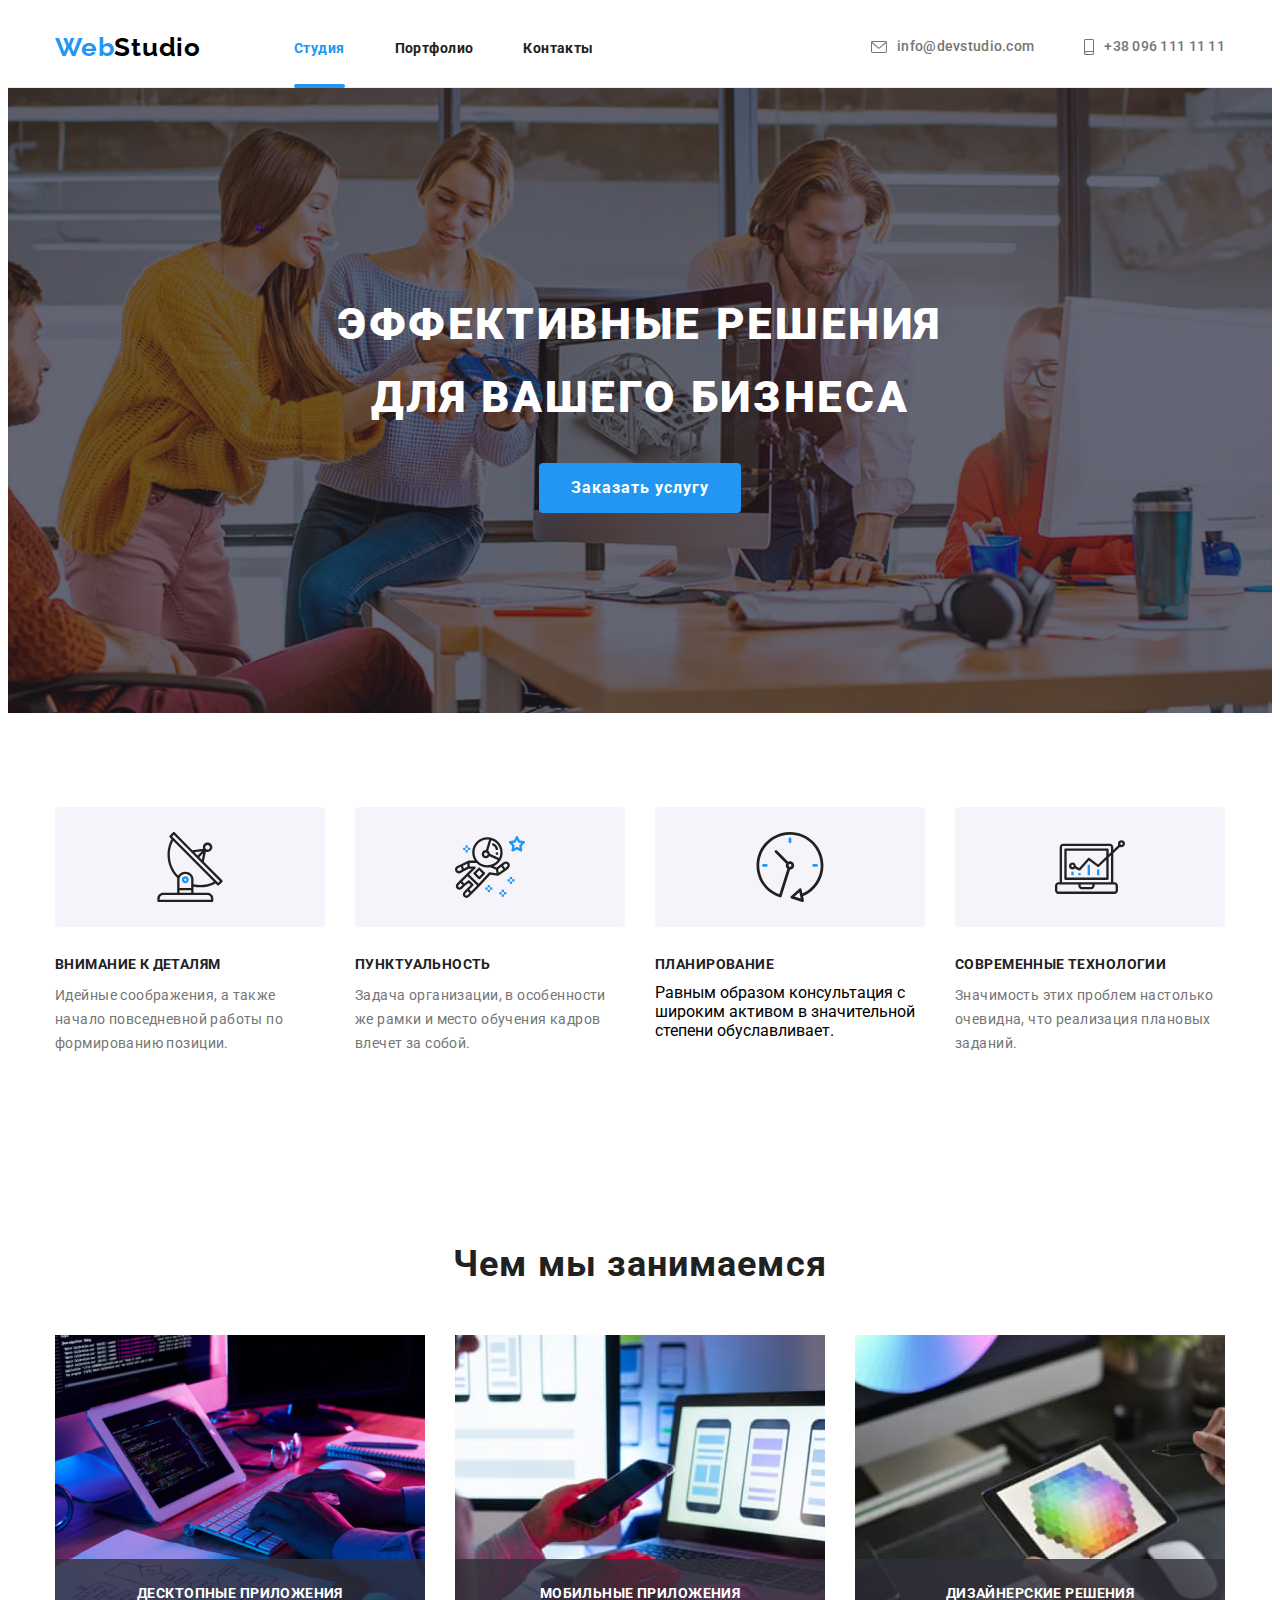
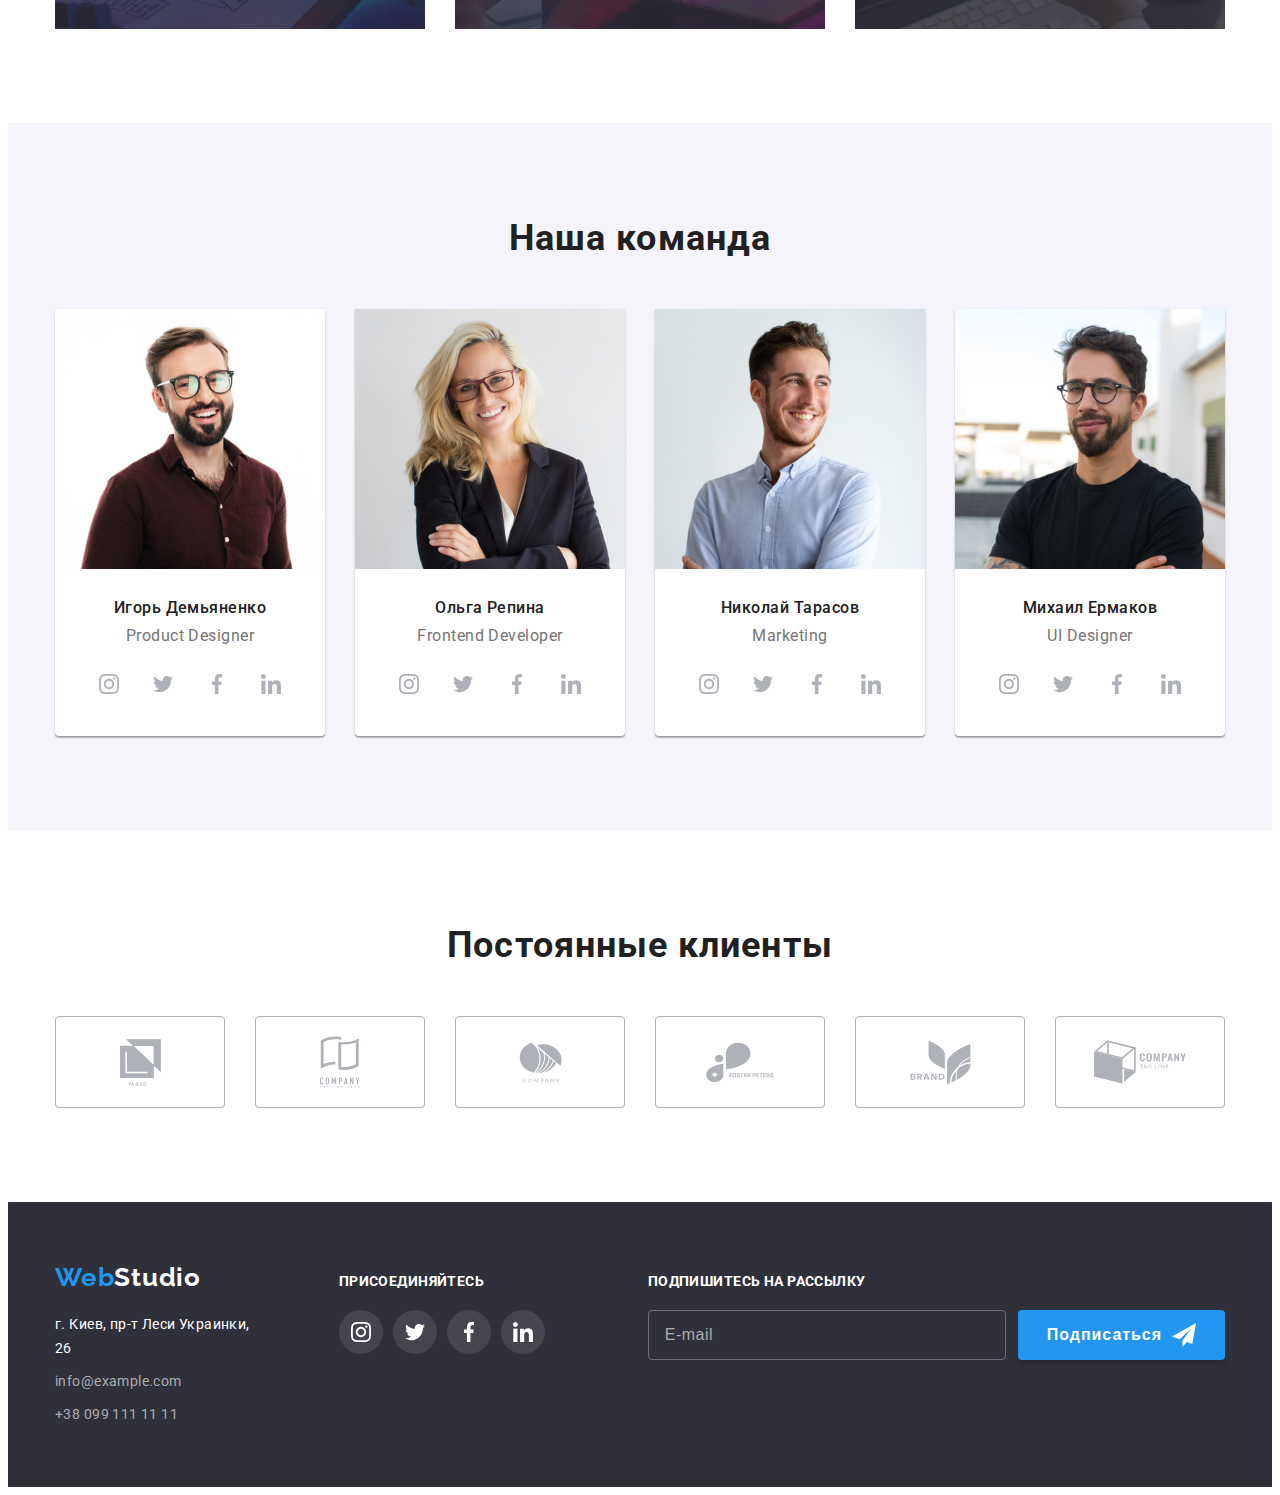
<file: index.html>
<!DOCTYPE html>
<html lang="en">
  <head>
    <meta charset="UTF-8" />
    <meta http-equiv="X-UA-Compatible" content="IE=edge" />
    <meta name="viewport" content="width=device-width, initial-scale=1.0" />
    <title>WebStudio</title>
    <link
      rel="stylesheet"
      href="https://cdnjs.cloudflare.com/ajax/libs/modern-normalize/1.1.0/modern-normalize.min.css"
      integrity="sha512-wpPYUAdjBVSE4KJnH1VR1HeZfpl1ub8YT/NKx4PuQ5NmX2tKuGu6U/JRp5y+Y8XG2tV+wKQpNHVUX03MfMFn9Q=="
      crossorigin="anonymous"
      referrerpolicy="no-referrer"
    />
    <link rel="preconnect" href="https://fonts.gstatic.com" />
    <link
      href="https://fonts.googleapis.com/css2?family=Raleway:wght@700&family=Roboto:wght@400;500;700;900&display=swap"
      rel="stylesheet"
    />

    <link rel="stylesheet" href="./css/main.min.css" />
  </head>
  <body>
    <!-- HEADER -->
    <header class="header">
      <div class="container header__container">
        <a href="" class="logo  link"
          ><span class="logo__span">Web</span>Studio</a
        >
        <!-- Navigation -->
        <nav class="navigation">
          <ul class="nav-list link list">
            <li class="nav-list__item">
              <a class="nav-list__link link current" href="./index.html"
                >Cтудия</a
              >
            </li>
            <li class="nav-list__item">
              <a class="nav-list__link link" href="./portfolio.html"
                >Портфолио</a
              >
            </li>
            <li class="nav-list__item">
              <a class="nav-list__link link" href="#">Контакты</a>
            </li>
          </ul>
        </nav>
        <ul class="communication-list list">
          <li class="communication-list__item">
            <a
              href="mailto:info@devstudio"
              class="communication-list__link  communication-list__icon-link link"
            >
              <svg class="communication-list__icon" width="16px" height="12px">
                <use href="./images/icons.svg#icon-envelope"></use>
              </svg>

              info@devstudio.com
            </a>
          </li>

          <li class="communication-list__item">
            <a
              href="tel:+380961111111"
              class="communication-list__link  communication-list__icon-link link"
            >
              <svg class="communication-list__icon " width="10px" height="16px">
                <use href="./images/icons.svg#icon-smartphone"></use>
              </svg>
              +38 096 111 11 11</a
            >
          </li>
        </ul>
      </div>
    </header>
    <!--Main content section-->
    <main>
      <section class="hero">
        <div class="container">
          <h1 class="hero__title">
            Эффективные решения <br />для вашего бизнеса
          </h1>
          <button
            type="button"
            class="hero__btn"
            data-modal-open
          >
            Заказать услугу
          </button>
        </div>
      </section>
      <section class="section">
        <div class="container">
          <h2 class="visually-hidden">Наши преимущества</h2>
          <ul class="section-list">
            <li class="list section__item">
              <div class="advantages">
                <svg class="advantages__icon">
                  <use href="./images/icons.svg#icon-advantages1"></use>
                </svg>
              </div>
              <h3 class="advantages__title">
                Внимание к деталям
              </h3>
              <p class="advantages__text">
                Идейные соображения, а также начало повседневной работы по
                формированию позиции.
              </p>
            </li>

            <li class="list section__item">
              <div class="advantages">
                <svg class="advantages__icon">
                  <use href="./images/icons.svg#icon-advantages2"></use>
                </svg>
              </div>
              <h3 class="advantages__title">Пунктуальность</h3>
              <p class="advantages__text">
                Задача организации, в особенности же рамки и место обучения
                кадров влечет за собой.
              </p>
            </li>

            <li class="list section__item">
              <div class="advantages">
                <svg class="advantages__icon">
                  <use href="./images/icons.svg#icon-advantages3"></use>
                </svg>
              </div>
              <h3 class="advantages__title">Планирование</h3>
              <p class="link-text">
                Равным образом консультация с широким активом в значительной
                степени обуславливает.
              </p>
            </li>

            <li class="list section__item">
              <div class="advantages">
                <svg class="advantages__icon">
                  <use href="./images/icons.svg#icon-advantages4"></use>
                </svg>
              </div>
              <h3 class="advantages__title">
                Современные технологии
              </h3>
              <p class="advantages__text">
                Значимость этих проблем настолько очевидна, что реализация
                плановых заданий.
              </p>
            </li>
          </ul>
        </div>
      </section>

      <section class="section">
        <div class="container">
          <h2 class="section__title">Чем мы занимаемся</h2>
          <ul class="section-list">
            <li class="section__item list">
              <div class="doing-overley">
                <img src="./images/box1.jpg" alt="Работник пишет код" width="370" height="294"/>
                <div class="doing-overley__images">  
                  <h3 class="doing-overley__title">Десктопные приложения</h3>
                </div>   
              </div>
            </li>

            <li class="section__item list">
              <div class="doing-overley">
                <img src="./images/box2.jpg" alt="Работник занимается дизайном" width="370" height="294"/>
                <div class="doing-overley__images">
                  <h3 class="doing-overley__title">Мобильные приложения</h3>
                </div>
              </div>
            </li>
            <li class="section__item list">
              <div class="doing-overley">
                <img src="./images/box3.jpg" alt="Работник занимается рисовкой" width="370" height="294"/>  
                <div class="doing-overley__images">
                  <h3 class="doing-overley__title">Дизайнерские решения</h3>
                </div>
              </div>
            </li>
          </ul>
        </div>
      </section>

      <section class="our-team section">
        <div class="container">
          <h2 class="section__title">Наша команда</h2>

          <ul class="section-list">
            <li class="section__item our-team__content list">
              <img  src="./images/img-team.jpg" alt=" фото Игоря Демьяненко" width="270" height="260"/>
              <div class="our-team__box">
                <h3 class="our-team__title">Игорь Демьяненко</h3>
                <p class="section__text card-content">Product Designer</p>
                <ul class="our-team__icon-list">
                  <li class="list">
                    <a href="#" class="our-team__icon-link">
                      <svg class="our-team__icon">
                        <use
                          href="./images/icons.svg#icon-instagram-team"
                        ></use>
                      </svg>
                    </a>
                  </li>
                  <li class="list">
                    <a href="#" class="our-team__icon-link">
                      <svg class="our-team__icon">
                        <use href="./images/icons.svg#icon-twitter-team"></use>
                      </svg>
                    </a>
                  </li>
                  <li class="list">
                    <a href="#" class="our-team__icon-link">
                      <svg class="our-team__icon">
                        <use href="./images/icons.svg#icon-facebook-team"></use>
                      </svg>
                    </a>
                  </li>

                  <li class="list">
                    <a href="#" class="our-team__icon-link">
                      <svg class="our-team__icon">
                        <use href="./images/icons.svg#icon-linkedin-team"></use>
                      </svg>
                    </a>
                  </li>
                </ul>
              </div>
            </li>
            <li class="section__item our-team__content list">
              <img src="./images/img-team2.jpg" alt=" фото Ольги Репиной" width="270" height="260"/>
              <div class="our-team__box">
                <h3 class="our-team__title">Ольга Репина</h3>
                <p class="section__text card-content">Frontend Developer</p>
                <ul class="our-team__icon-list">
                  <li class="our-team-card-item list">
                    <a href="#" class="our-team__icon-link">
                      <svg class="our-team__icon">
                        <use
                          href="./images/icons.svg#icon-instagram-team"
                        ></use>
                      </svg>
                    </a>
                  </li>
                  <li class="list">
                    <a href="#" class="our-team__icon-link">
                      <svg class="our-team__icon">
                        <use href="./images/icons.svg#icon-twitter-team"></use>
                      </svg>
                    </a>
                  </li>
                  <li class="list">
                    <a href="#" class="our-team__icon-link">
                      <svg class="our-team__icon">
                        <use href="./images/icons.svg#icon-facebook-team"></use>
                      </svg>
                    </a>
                  </li>

                  <li class="list">
                    <a href="#" class="our-team__icon-link">
                      <svg class="our-team__icon">
                        <use href="./images/icons.svg#icon-linkedin-team"></use>
                      </svg>
                    </a>
                  </li>
                </ul>
              </div>
            </li>
            <li class="section__item our-team__content list">
              <img 
                src="./images/img-team3.jpg"
                alt="фото Николая Тарасова"
                width="270"
                height="260"
              />
              <div class="our-team__box">
                <h3 class="our-team__title">Николай Тарасов</h3>
                <p class="section__text card-content">Marketing</p>
                <ul class="our-team__icon-list">
                  <li class="list">
                    <a href="#" class="our-team__icon-link">
                      <svg class="our-team__icon">
                        <use
                          href="./images/icons.svg#icon-instagram-team"
                        ></use>
                      </svg>
                    </a>
                  </li>
                  <li class="list">
                    <a href="#" class="our-team__icon-link">
                      <svg class="our-team__icon">
                        <use href="./images/icons.svg#icon-twitter-team"></use>
                      </svg>
                    </a>
                  </li>
                  <li class="list">
                    <a href="#" class="our-team__icon-link">
                      <svg class="our-team__icon">
                        <use href="./images/icons.svg#icon-facebook-team"></use>
                      </svg>
                    </a>
                  </li>

                  <li class="list">
                    <a href="#" class="our-team__icon-link">
                      <svg class="our-team__icon">
                        <use href="./images/icons.svg#icon-linkedin-team"></use>
                      </svg>
                    </a>
                  </li>
                </ul>
              </div>
            </li>
            <li class="section__item our-team__content list">
              <img
                src="./images/img-team4.jpg"
                alt=" фото Михаила Ермакова"
                width="270"
                eheight="260"
              />
              <div class="our-team__box">
                <h3 class="our-team__title">Михаил Ермаков</h3>
                <p class="section__text card-content">UI Designer</p>
                <ul class="our-team__icon-list">
                  <li class="list">
                    <a href="#" class="our-team__icon-link">
                      <svg class="our-team__icon">
                        <use
                          href="./images/icons.svg#icon-instagram-team"
                        ></use>
                      </svg>
                    </a>
                  </li>
                  <li class="list">
                    <a href="#" class="our-team__icon-link">
                      <svg class="our-team__icon">
                        <use href="./images/icons.svg#icon-twitter-team"></use>
                      </svg>
                    </a>
                  </li>
                  <li class="list">
                    <a href="#" class="our-team__icon-link">
                      <svg class="our-team__icon">
                        <use href="./images/icons.svg#icon-facebook-team"></use>
                      </svg>
                    </a>
                  </li>

                  <li class="list">
                    <a href="#" class="our-team__icon-link">
                      <svg class="our-team__icon">
                        <use href="./images/icons.svg#icon-linkedin-team"></use>
                      </svg>
                    </a>
                  </li>
                </ul>
              </div>
            </li>
          </ul>
        </div>
      </section>
      <section class="section">
        <div class="container">
          <h3 class="section__title">Постоянные клиенты</h3>
          <ul class="client-list list">
            <li class="client-list__item">
              <a href="#" class="client-list__link">
                <svg class="client-list__icon" width="41" height="47">
                  <use href="./images/icons.svg#icon-client"></use>
                </svg>
              </a>
            </li>
            <li class="client-list__item">
              <a href="#" class="client-list__link">
                <svg class="client-list__icon" width="40" height="52">
                  <use href="./images/icons.svg#icon-client1"></use>
                </svg>
              </a>
            </li>
            <li class="client-list__item">
              <a href="#" class="client-list__link">
                <svg class="client-list__icon" width="43" height="41">
                  <use href="./images/icons.svg#icon-client2"></use>
                </svg>
              </a>
            </li>
            <li class="client-list__item">
              <a href="#" class="client-list__link">
                <svg class="client-list__icon" width="84" height="41">
                  <use href="./images/icons.svg#icon-client3"></use>
                </svg>
              </a>
            </li>
            <li class="client-list__item">
              <a href="#" class="client-list__link">
                <svg class="client-list__icon" width="63" height="45">
                  <use href="./images/icons.svg#icon-client4"></use>
                </svg>
              </a>
            </li>
            <li class="client-list__item">
              <a href="#" class="client-list__link">
                <svg class="client-list__icon" width="94" height="44">
                  <use href="./images/icons.svg#icon-client5"></use>
                </svg>
              </a>
            </li>
          </ul>
        </div>
      </section>
    </main>
    <!--footer-->
    <footer class="footer">
      <div class="container footer__section">
        <div class="footer--logo">
          <a href="#" class="link footer-logo__link"
            ><span class="logo__span">Web</span
            ><span class="footer-logo__span">Studio</span></a
          >
  
          <address class="address footer-content">
            г. Киев, пр-т Леси Украинки, 26
          </address>
          <ul class="footer-list list">
            <li class="footer-list__item list">
              <a href="mailto:info@example.com" class="footer-list__link link"
                >info@example.com</a
              >
            </li>
            <li class="footer-list__item list">
              <a href="tel:+380991111111" class="footer-list__link  link"
                >+38 099 111 11 11</a
              >
            </li>
          </ul>
        </div>
        <div class="footer-join">
          <p class="footer-join__text">Присоединяйтесь</p>
          <ul class="footer-list__icon list">
            <li>
              <a href="#" class="footer-list__icon-link "
                ><svg class="footer__icon">
                  <use href="./images/icons.svg#icon-instagram"></use>
                </svg>
              </a>
            </li>
            <li>
              <a href="#" class="footer-list__icon-link ">
                <svg class="footer__icon">
                  <use href="./images/icons.svg#icon-twitter"></use>
                </svg>
              </a>
            </li>
            <li>
              <a href="#" class="footer-list__icon-link ">
                <svg class="footer__icon">
                  <use href="./images/icons.svg#icon-facebook"></use>
                </svg>
              </a>
            </li>
            <li>
              <a href="#" class="footer-list__icon-link "
                ><svg class="footer__icon">
                  <use href="./images/icons.svg#icon-linkedin"></use>
                </svg>
              </a>
            </li>
          </ul>
        </div>
        <form class="footer-form">
          <p class="footer-form__text">Подпишитесь на рассылку</p>
          <div class="footer-form__subscribe">
            <label for="footer-form__text" class="footer-form__label">
              <input
                type="email"
                name="user-email"
                id="subscribe"
                placeholder="E-mail"
                class="user-email-input"
              />
            </label>
            <button type="submit" class="footer-form__button">
              Подписаться
              <svg class="footer-form__icon">
                <use href="./images/icons.svg#icon-send"></use>
              </svg>
            </button>
          </div>
        </form>
      </div>
    </footer>
    <!-- modal-btn -->
    <div class="backdrop is-hidden" data-modal>
      <div class="modal-btn">
        <button type="button" class="close-btn" data-modal-close>
          <svg class="close-btn__svg">
            <use href="./images/icons.svg#icon-close"></use>
          </svg>
        </button>

        <h3 class="modal-form__title">
          Оставьте свои данные, мы вам перезвоним
        </h3>
        <form action="#" class="modal-form">
          <label for="user-name" class="modal-form__label"> Имя </label>
          <div class="modal-form__input-data">
            <input
              type="text"
              class="modal-form__input"
              id="user-name"
              name="user-person"
              required
              minlength="2"
              pattern="[a-zA-Zа-яёА-ЯЁ]+"
              title="Имя должно содержать символы кирилицы или латиницы"
            />
            <svg class="modal-form__icon">
              <use href="./images/icons.svg#icon-person"></use>
            </svg>
          </div>

          <label for="user-phone" class="modal-form__label"> Телефон </label>
          <div class="modal-form__input-data">
            <input
              type="tel"
              class="modal-form__input"
              id="user-phone"
              name="user-number"
              required
              pattern="[0-9]{3}-[0-9]{3}-[0-9]{2}-[0-9]{2}"
              title="096-000-00-0"
            />
            <svg class="modal-form__icon">
              <use href="./images/icons.svg#icon-phone"></use>
            </svg>
          </div>

          <label for="user-email" class="modal-form__label"> Почта </label>
          <div class="modal-form__input-data">
            <input
              type="email"
              class="modal-form__input"
              id="user-email"
              name="user-e-mail"
              required
            />
            <svg class="modal-form__icon">
              <use href="./images/icons.svg#icon-email"></use>
            </svg>
          </div>
          <label for="Comment"  class="modal-form__label "> Комментарий </label>
          <textarea
            name="field-comment"
            id="Comment"
            placeholder="Введите текст"
            class="modal-form__textarea"
          ></textarea>

          <input
            type="checkbox"
            name="agree"
            id="modal-form__checkbox"
            class="modal-form__input--agree visually-hidden"
          />
          <label for="modal-form__checkbox" class="modal-form__checkbox"
            >Соглашаюсь с рассылкой и принимаю
            <a href="#" class="modal-form__link">&nbsp;Условия договора</a>
            </label>
            <button type="submit" class="modal-form__button">Отправить</button>
        </form>
    <script src="./js/modal.js"></script>
  </body>
</html>
</file>
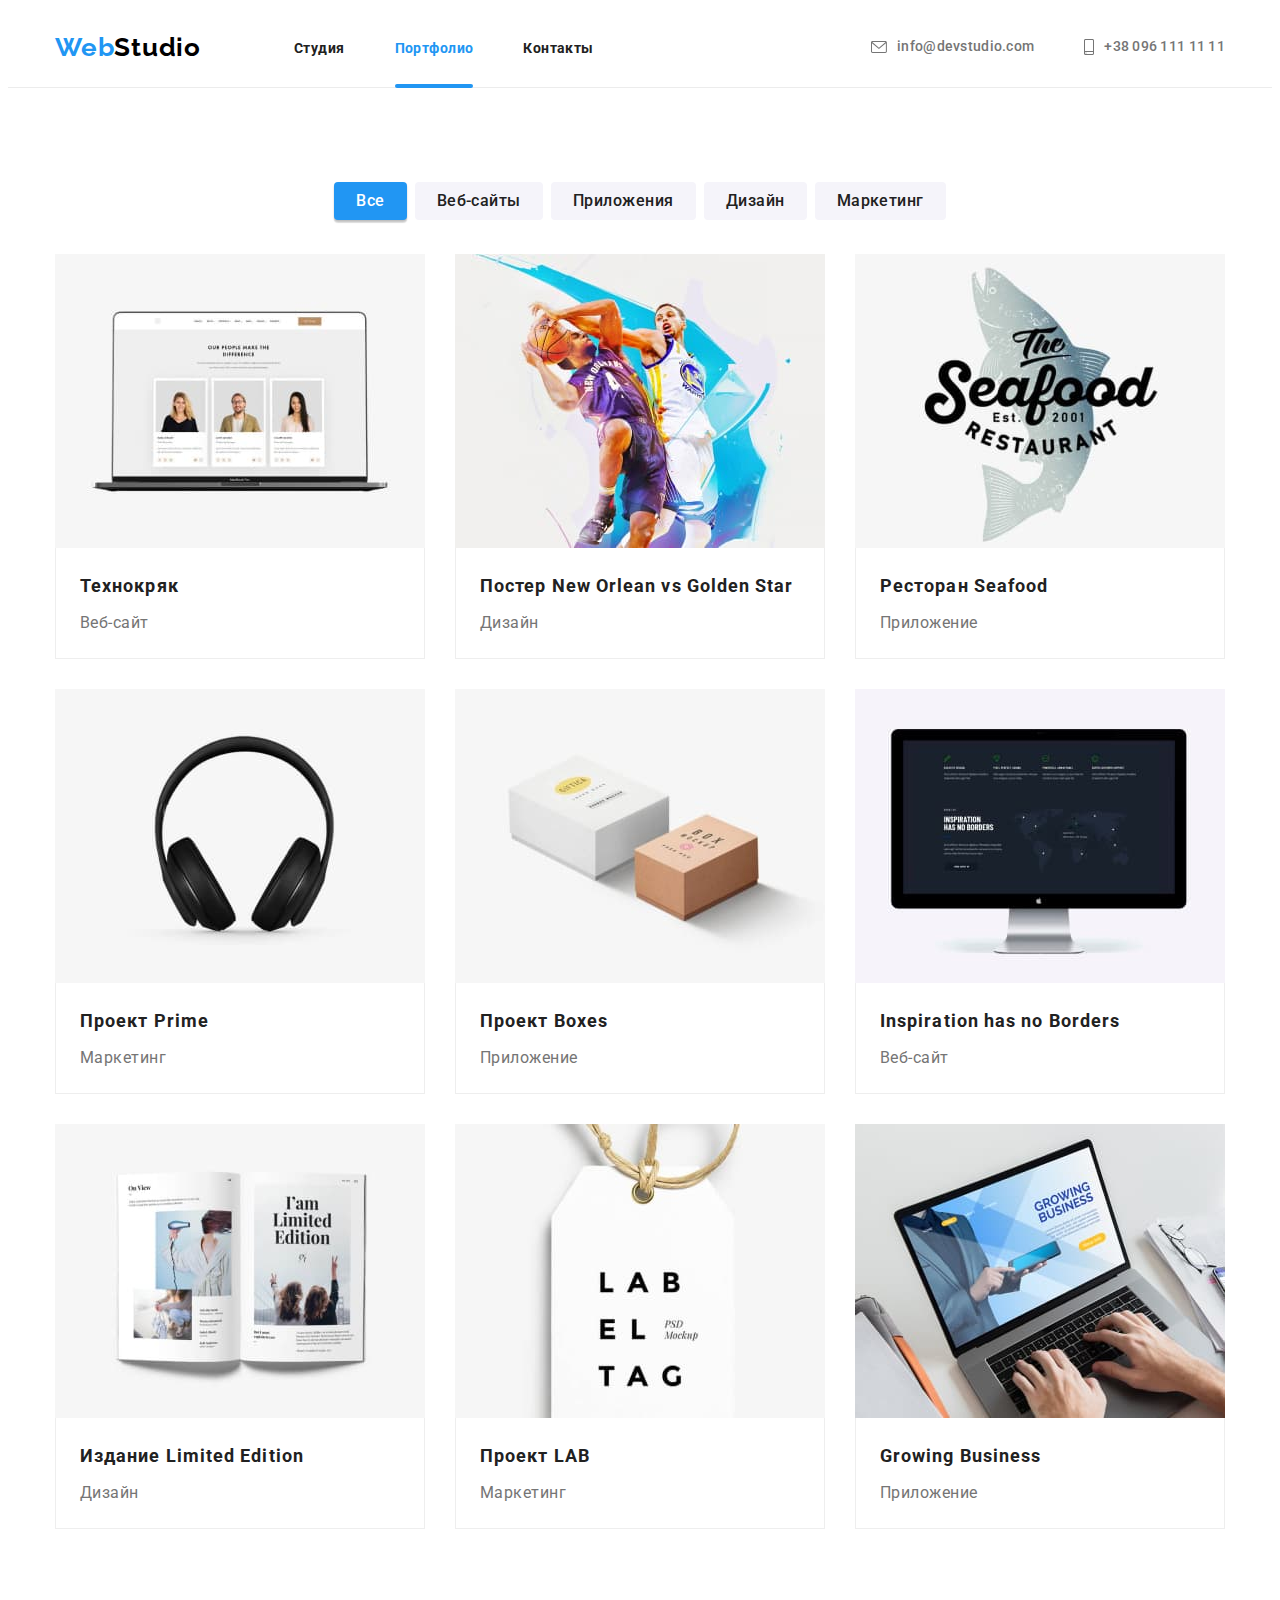
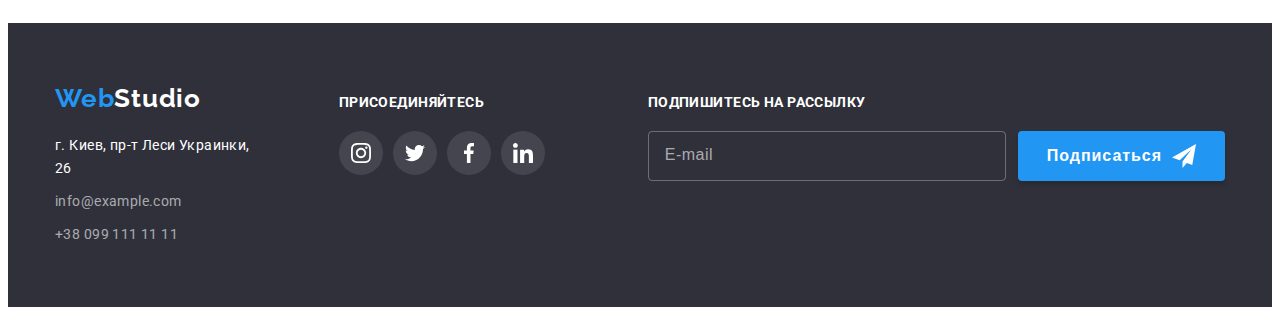
<file: portfolio.html>
<!DOCTYPE html>
<html lang="en">
  <head>
    <meta charset="UTF-8" />
    <meta http-equiv="X-UA-Compatible" content="IE=edge" />
    <meta name="viewport" content="width=device-width, initial-scale=1.0" />
    <title>Портфолио</title>
    <link
      rel="stylesheet"
      href="https://cdnjs.cloudflare.com/ajax/libs/modern-normalize/1.1.0/modern-normalize.min.css"
      integrity="sha512-wpPYUAdjBVSE4KJnH1VR1HeZfpl1ub8YT/NKx4PuQ5NmX2tKuGu6U/JRp5y+Y8XG2tV+wKQpNHVUX03MfMFn9Q=="
      crossorigin="anonymous"
      referrerpolicy="no-referrer"
    />
    <link rel="preconnect" href="https://fonts.gstatic.com" />
    <link
      href="https://fonts.googleapis.com/css2?family=Raleway:wght@700&family=Roboto:wght@400;500;700;900&display=swap"
      rel="stylesheet"
    />
    <link rel="stylesheet" href="./css/main.min.css" />
  </head>
  <body>
    <!-- HEADER -->
    <header class="header">
      <div class="container header__container">
        <a href="" class="logo link"
          ><span class="logo__span">Web</span>Studio</a
        >
        <!-- Navigation -->
        <nav class="navigation">
          <ul class="nav-list link list">
            <li class="nav-list__item">
              <a class="nav-list__link link " href="./index.html"
                >Cтудия</a
              >
            </li>
            <li class="nav-list__item">
              <a class="nav-list__link current link" href="./portfolio.html"
                >Портфолио</a
              >
            </li>
            <li class="nav-list__item">
              <a class="nav-list__link link" href="#">Контакты</a>
            </li>
          </ul>
        </nav>
        <ul class="communication-list list">
          <li class="communication-list__item">
            <a
              href="mailto:info@devstudio"
              class="
                communication-list__link communication-list__icon-link
                link
              "
            >
              <svg class="communication-list__icon" width="16px" height="12px">
                <use href="./images/icons.svg#icon-envelope"></use>
              </svg>

              info@devstudio.com
            </a>
          </li>

          <li class="communication-list__item">
            <a
              href="tel:+380961111111"
              class="
                communication-list__link communication-list__icon-link
                link
              "
            >
              <svg class="communication-list__icon" width="10px" height="16px">
                <use href="./images/icons.svg#icon-smartphone"></use>
              </svg>
              +38 096 111 11 11</a
            >
          </li>
        </ul>
      </div>
    </header>
    <!-- Main content section -->
    <main>
      <section class="section">
        <div class="container">
          <ul class="portfolio-list list">
            <li class="portfolio-list__item">
              <button type="button" class="portfolio-list__button current">
                Все
              </button>
            </li>
            <li class="portfolio-list__item">
              <button type="button" class="portfolio-list__button">Веб-сайты</button>
            </li>
            <li class="portfolio-list__item">
              <button type="button" class="portfolio-list__button"">Приложения</button>
            </li>
            <li class="portfolio-list__item">
              <button type="button" class="portfolio-list__button"">Дизайн</button>
            </li>
            <li class="portfolio-list__item">
              <button type="button" class="portfolio-list__button"">Маркетинг</button>
            </li>
          </ul>
          <ul class="portfolio list ">
            <li class="portfolio__item">
              <a href="#" class="portfolio__card-link link">
                <div class="portfolio__img">
                  <img
                    src="./images/img1.jpg"
                    width="370"
                    height="294"
                    alt="Ноутбук с открытыми фотографиями людей"
                  />
                  <p class="portfolio__overlay">
                    Технокряк это современная площадка распространения
                    коронавируса. Компании используют эту платформу для
                    цифрового шпионажа и атак на защищённые сервера конкурентов.
                  </p>
                </div>
                <div class="portfolio__card-content">
                  <h3 class="portfolio__title">Технокряк</h3>
                  <p class="portfolio__text">Веб-сайт</p>
                </div>
              </a>
            </li>
            <li class="portfolio__item">
              <a href="#" class="portfolio__card-link link">
                <div class="portfolio__img">
                  <img
                    src="./images/img2.jpg"
                    width="370"
                    height="294"
                    alt="Игра в баскетбол"
                  />
                  <p class="portfolio__overlay">
                    Технокряк это современная площадка распространения
                    коронавируса. Компании используют эту платформу для
                    цифрового шпионажа и атак на защищённые сервера конкурентов.
                  </p>
                </div>
                <div class="portfolio__card-content">
                  <h3 class="portfolio__title">
                    Постер New Orlean vs Golden Star
                  </h3>
                  <p class="portfolio__text">Дизайн</p>
                </div>
              </a>
            </li>
            <li class="portfolio__item">
              <a href="#" class="portfolio__card-link link">
                <div class="portfolio__img">
                  <img
                    src="./images/img3.jpg"
                    width="370"
                    height="294"
                    alt="Логотип ресторана"
                  />
                  <p class="portfolio__overlay">
                    Технокряк это современная площадка распространения
                    коронавируса. Компании используют эту платформу для
                    цифрового шпионажа и атак на защищённые сервера конкурентов.
                  </p>
                </div>

                <div class="portfolio__card-content">
                  <h3 class="portfolio__title">Ресторан Seafood</h3>
                  <p class="portfolio__text">Приложение</p>
                </div>
              </a>
            </li>
            <li class="portfolio__item">
              <a href="#" class="portfolio__card-link link">
                <div class="portfolio__img">
                  <img
                    src="./images/img4.jpg"
                    width="370"
                    height="294"
                    alt="Наушники"
                  />
                  <p class="portfolio__overlay">
                    Технокряк это современная площадка распространения
                    коронавируса. Компании используют эту платформу для
                    цифрового шпионажа и атак на защищённые сервера конкурентов.
                  </p>
                </div>
                <div class="portfolio__card-content">
                  <h3 class="portfolio__title">Проект Prime</h3>
                  <p class="portfolio__text">Маркетинг</p>
                </div>
              </a>
            </li>
            <li class="portfolio__item">
              <a href="#" class="portfolio__card-link link">
                <div class="portfolio__img">
                  <img
                    src="./images/img5.jpg"
                    width="370"
                    height="294"
                    alt="Коробки с содержимым"
                  />
                  <p class="portfolio__overlay">
                    Технокряк это современная площадка распространения
                    коронавируса. Компании используют эту платформу для
                    цифрового шпионажа и атак на защищённые сервера конкурентов.
                  </p>
                </div>
                <div class="portfolio__card-content">
                  <h3 class="portfolio__title">Проект Boxes</h3>
                  <p class="portfolio__text">Приложение</p>
                </div>
              </a>
            </li>
            <li class="portfolio__item">
              <a href="#" class="portfolio__card-link link">
                <div class="portfolio__img">
                  <img
                    src="./images/img6.jpg"
                    width="370"
                    height="294"
                    alt="Открытый сайт"
                  />
                  <p class="portfolio__overlay">
                    Технокряк это современная площадка распространения
                    коронавируса. Компании используют эту платформу для
                    цифрового шпионажа и атак на защищённые сервера конкурентов.
                  </p>
                </div>
                <div class="portfolio__card-content">
                  <h3 class="portfolio__title">Inspiration has no Borders</h3>
                  <p class="portfolio__text">Веб-сайт</p>
                </div>
              </a>
            </li>
            <li class="portfolio__item">
              <a href="#" class="portfolio__card-link link">
                <div class="portfolio__img">
                  <img
                    src="./images/img7.jpg"
                    width="370"
                    height="294"
                    alt="Открытый  журнал"
                  />
                  <p class="portfolio__overlay">
                    Технокряк это современная площадка распространения
                    коронавируса. Компании используют эту платформу для
                    цифрового шпионажа и атак на защищённые сервера конкурентов.
                  </p>
                </div>
                <div class="portfolio__card-content">
                  <h3 class="portfolio__title">Издание Limited Edition</h3>
                  <p class="portfolio__text">Дизайн</p>
                </div>
              </a>
            </li>
            <li class="portfolio__item">
              <a href="#" class="portfolio__card-link link">
                <div class="portfolio__img">
                  <img
                    src="./images/img8.jpg"
                    width="370"
                    height="294"
                    alt="Бирка с надписью магазина"
                  />
                  <p class="portfolio__overlay">
                    Технокряк это современная площадка распространения
                    коронавируса. Компании используют эту платформу для
                    цифрового шпионажа и атак на защищённые сервера конкурентов.
                  </p>
                </div>
                <div class="portfolio__card-content">
                  <h3 class="portfolio__title">Проект LAB</h3>
                  <p class="portfolio__text">Маркетинг</p>
                </div>
              </a>
            </li>
            <li class="portfolio__item">
              <a href="#" class="portfolio__card-link link">
                <div class="portfolio__img">
                  <img
                    src="./images/img9.jpg"
                    width="370"
                    height="294"
                    alt="Открытое приложение"
                  />
                  <p class="portfolio__overlay">
                    Технокряк это современная площадка распространения
                    коронавируса. Компании используют эту платформу для
                    цифрового шпионажа и атак на защищённые сервера конкурентов.
                  </p>
                </div>
                <div class="portfolio__card-content">
                  <h3 class="portfolio__title">Growing Business</h3>
                  <p class="portfolio__text">Приложение</p>
                </div>
              </a>
            </li>
          </ul>
        </div>
      </section>
    </main>
    <!-- --footer-->
    <!--footer-->
    <footer class="footer">
      <div class="container footer__section">
        <div class="footer--logo">
          <a href="#" class="link footer-logo__link"
            ><span class="logo__span">Web</span
            ><span class="footer-logo__span">Studio</span></a
          >
  
          <address class="address footer-content">
            г. Киев, пр-т Леси Украинки, 26
          </address>
          <ul class="footer-list list">
            <li class="footer-list__item list">
              <a href="mailto:info@example.com" class="footer-list__link link"
                >info@example.com</a
              >
            </li>
            <li class="footer-list__item list">
              <a href="tel:+380991111111" class="footer-list__link  link"
                >+38 099 111 11 11</a
              >
            </li>
          </ul>
        </div>
        <div class="footer-join">
          <p class="footer-join__text">Присоединяйтесь</p>
          <ul class="footer-list__icon list">
            <li>
              <a href="#" class="footer-list__icon-link "
                ><svg class="footer__icon">
                  <use href="./images/icons.svg#icon-instagram"></use>
                </svg>
              </a>
            </li>
            <li>
              <a href="#" class="footer-list__icon-link ">
                <svg class="footer__icon">
                  <use href="./images/icons.svg#icon-twitter"></use>
                </svg>
              </a>
            </li>
            <li>
              <a href="#" class="footer-list__icon-link ">
                <svg class="footer__icon">
                  <use href="./images/icons.svg#icon-facebook"></use>
                </svg>
              </a>
            </li>
            <li>
              <a href="#" class="footer-list__icon-link "
                ><svg class="footer__icon">
                  <use href="./images/icons.svg#icon-linkedin"></use>
                </svg>
              </a>
            </li>
          </ul>
        </div>
        <form class="footer-form">
          <p class="footer-form__text">Подпишитесь на рассылку</p>
          <div class="footer-form__subscribe">
            <label for="footer-form__text" class="footer-form__label">
              <input
                type="email"
                name="user-email"
                id="subscribe"
                placeholder="E-mail"
                class="user-email-input"
              />
            </label>
            <button type="submit" class="footer-form__button">
              Подписаться
              <svg class="footer-form__icon">
                <use href="./images/icons.svg#icon-send"></use>
              </svg>
            </button>
          </div>
        </form>
      </div>
    </footer>
  </body>
</html>
</file>
<file: css/main.min.css>
:root{--title-color: #212121;--text-color: #757575;--primary-background: #2f303a;--accent-color: #2196f3;--secondary-color: #ffff;--our-team-background: #f5f4fa;--company-text-color: #000000;--background-portfolio-button: #f5f4fa;--portfolio-overlay-background: rgba(33, 150, 243, 0.9);--timing-function: cubic-bezier(0.4, 0, 0.2, 1)}.visually-hidden{position:absolute;width:1px;height:1px;margin:-1px;border:0;padding:0;white-space:nowrap;clip-path:inset(100%);clip:rect(0 0 0 0);overflow:hidden}h1,h2,h3,h4,h5,h6,p{margin-top:0;margin-bottom:0;padding-left:0}.list{list-style:none}ul,ol{margin-top:0;margin-bottom:0;padding-left:0}img{display:block;max-width:100%}.link{text-decoration:none}body{font-family:Roboto, sans-serif}*,*::before,*::after{box-sizing:border-box}.container{width:1200px;margin-left:auto;margin-right:auto;padding-left:15px;padding-right:15px}.header{border-bottom:1px solid #ececec;padding-top:24px;padding-bottom:24px}.header__container{display:flex;align-items:center}.navigation{display:flex}.nav-list{display:flex}.nav-list__item:not(:last-child){margin-right:50px}.nav-list__link{position:relative;font-weight:bold;font-size:14px;line-height:1.14;letter-spacing:0.03em;color:var(--title-color);transition:color 250ms var(--timing-function)}.nav-list__link:hover,.nav-list__link:focus{color:var(--accent-color)}.nav-list__link.current{padding:28px 0px;color:var(--accent-color)}.nav-list__link.current::after{content:'';position:absolute;display:block;bottom:-4px;left:0;width:100%;height:4px;background-color:#2196f3;border-radius:2px}.logo{font-family:Raleway, sans-serif;font-weight:bold;font-size:26px;line-height:1.19;letter-spacing:0.03em;color:var(--company-text-color);margin-right:93px}.logo__span{font-family:Raleway, sans-serif;font-weight:bold;font-size:26px;line-height:1.19;letter-spacing:0.03em;color:var(--accent-color)}.communication-list{display:flex;margin-left:auto}.communication-list__item:not(:last-child){margin-right:50px}.communication-list__link{display:flex;align-items:center;font-weight:500;font-size:14px;line-height:1.14;letter-spacing:0.02em;color:var(--text-color);transition:color 250ms var(--timing-function)}.communication-list__link:hover,.communication-list__link:focus{color:var(--accent-color)}.communication-list__icon-link{fill:#757575;transition:fill 250ms var(--timing-function)}.communication-list__icon-link:hover,.communication-list__icon-link:focus{fill:var(--accent-color)}.communication-list__icon{margin-right:10px}.hero{background-color:var(--primary-background);text-align:center;padding-top:200px;padding-bottom:200px;background-image:linear-gradient(to right, rgba(47,48,58,0.4), rgba(47,48,58,0.4)),url("../images/main.jpg");background-repeat:no-repeat;background-position:center;background-size:cover;max-width:1600px}.hero__title{font-weight:900;font-size:44px;line-height:1.65;text-align:center;letter-spacing:0.06em;text-transform:uppercase;color:var(--secondary-color);margin-bottom:30px}.hero__btn{font-family:inherit;font-weight:bold;font-size:16px;line-height:1.87;text-align:center;letter-spacing:0.06em;padding:10px 32px;border-radius:4px;border:0;cursor:pointer;background-color:#2196f3;color:var(--secondary-color)}.section{padding-top:94px;padding-bottom:94px}.section-list{display:flex}.section__item:not(:last-child){margin-right:30px}.section__title{font-weight:bold;font-size:36px;line-height:1.17;text-align:center;letter-spacing:0.03em;color:var(--title-color);margin-bottom:50px}.section__text{font-size:16px;line-height:1.18;text-align:center;letter-spacing:0.03em;color:var(--text-color)}.section-advantages{padding-top:94px}.advantages{display:flex;align-items:center;justify-content:center;width:270px;height:120px;background-color:#f5f4fa;border-radius:4px;margin-bottom:30px}.advantages__icon{width:70px;height:70px}.advantages__title{text-transform:uppercase;font-weight:bold;font-size:14px;line-height:1.14;letter-spacing:0.03em;color:var(--title-color);margin-bottom:10px}.advantages__text{font-size:14px;line-height:24px;letter-spacing:0.03em;color:var(--text-color)}.doing-overley{position:relative}.doing-overley__images{position:absolute;bottom:0;right:0;width:100%;height:100%;background-color:rgba(47,48,58,0.8);width:370px;height:70px;padding:27px}.doing-overley__title{font-weight:bold;font-size:14px;line-height:1.14;text-align:center;letter-spacing:0.03em;text-transform:uppercase;color:#ffffff}.doing-list{font-style:normal;font-weight:500;font-size:16px;line-height:1.18;text-align:center;letter-spacing:0.03em;color:var(--title-color)}.our-team{background:var(--our-team-background)}.our-team__title{font-style:normal;font-weight:500;font-size:16px;line-height:1.18;letter-spacing:0.03em;color:#212121;text-align:center}.our-team__content{background:#ffffff;border-radius:0px 0px 4px 4px;box-shadow:0px 1px 3px rgba(0,0,0,0.12),0px 1px 1px rgba(0,0,0,0.14),0px 2px 1px rgba(0,0,0,0.2)}.our-team__box{padding:30px 32px}.our-team__icon-link{display:flex;align-items:center;justify-content:center;width:44px;height:44px;border-radius:50%;fill:#afb1b8;background-color:#ffffff;transition:background-color 250ms var(--timing-function),fill 250ms var(--timing-function)}.our-team__icon-link:hover,.our-team__icon-link:focus{fill:#fff;background-color:#2196f3}.our-team__icon-list{display:flex;margin-top:16px;justify-content:space-between}.our-team__icon{width:20px;height:20px}.card-content{margin-top:9px}.client-list{display:flex}.client-list__item:not(:last-child){margin-right:30px}.client-list__link{display:flex;border:1px solid #afb1b8;border-radius:4px;justify-content:center;align-items:center;width:170px;height:92px;fill:#afb1b8;transition:background-color 250ms var(--timing-function),fill 250ms var(--timing-function)}.client-list__link:hover,.client-list__link:focus{fill:#2196f3;border:1px solid #2196f3}.footer-list__item:not(:last-child){margin-bottom:9px}.footer-logo__link{margin-bottom:20px;display:block}.footer{display:flex;align-items:baseline;background:var(--primary-background);padding-top:60px;padding-bottom:60px}.footer__section{display:flex;align-items:baseline}.footer__icon{width:20px;height:20px;fill:#ffff}.footer-list__icon{display:flex;margin-top:20px}.footer-list__icon-link{display:flex;justify-content:center;align-items:center;width:44px;height:44px;margin-right:10px;border-radius:50%;background-color:rgba(255,255,255,0.1);transition:background-color 250ms var(--timing-function)}.footer-list__icon-link:hover,.footer-list__icon-link:focus{background-color:var(--accent-color)}.footer-logo{margin-right:70px}.footer-logo__span{font-family:Raleway, sans-serif;font-weight:bold;font-size:26px;line-height:1.19;letter-spacing:0.03em;color:var(--secondary-color)}.footer-join{display:flex;flex-direction:column}.footer-join__text{font-weight:bold;font-size:14px;line-height:1.14;letter-spacing:0.03em;text-transform:uppercase;color:#ffffff}.address{font-style:normal;font-size:14px;line-height:1.71;letter-spacing:0.03em;color:var(--secondary-color);margin-right:70px}.footer-list{margin-top:9px}.footer-list__link{font-size:14px;line-height:1.71;letter-spacing:0.03em;color:rgba(255,255,255,0.6);transition:color 250ms var(--timing-function)}.footer-list__link:hover,.footer-list__link:focus{color:var(--secondary-color)}.footer-form{margin-left:93px}.footer-form__subscribe{display:flex}.footer-form__text{font-weight:bold;font-size:14px;line-height:1.14;letter-spacing:0.03em;text-transform:uppercase;color:var(--secondary-color);margin-bottom:20px}.footer-form__button{display:flex;justify-content:center;align-items:center;padding:10px 29px;margin-left:12px;font-weight:bold;font-size:16px;line-height:1.87;letter-spacing:0.06em;border:0;background-color:var(--accent-color);box-shadow:0px 4px 4px rgba(0,0,0,0.15);border-radius:4px;color:#ffffff;cursor:pointer}.footer-form__icon{width:24px;height:24px;margin-left:10px}.user-email-input{width:358px;height:50px;padding:15px 16px;border:1px solid rgba(255,255,255,0.3);background-color:transparent;border-radius:4px;color:var(--secondary-color);outline:0}.user-email-input::placeholder{font-size:16px;line-height:1.25;letter-spacing:0.03em;color:rgba(255,255,255,0.6)}.portfolio-list{display:flex;justify-content:center;margin-bottom:34px}.portfolio-list__item:not(:last-child){margin-right:8px}.portfolio-list__button{font-family:inherit;background:var(--background-portfolio-button);cursor:pointer;font-weight:500;font-size:16px;line-height:1.62;letter-spacing:0.03em;border:0;padding:6px 22px;border-radius:4px;color:var(--title-color);transition:background-color 250ms var(--timing-function),box-shadow 250ms var(--timing-function),color 250ms var(--timing-function)}.portfolio-list__button:hover,.portfolio-list__button:focus{background:var(--accent-color);color:var(--secondary-color);box-shadow:0px 3px 1px rgba(0,0,0,0.1),0px 1px 2px rgba(0,0,0,0.08),0px 2px 2px rgba(0,0,0,0.12)}.portfolio-list__button.current{background:var(--accent-color);color:var(--secondary-color);box-shadow:0px 3px 1px rgba(0,0,0,0.1),0px 1px 2px rgba(0,0,0,0.08),0px 2px 2px rgba(0,0,0,0.12)}.portfolio{padding:0;margin:0;display:flex;flex-wrap:wrap;margin-left:-30px;margin-top:-30px}.portfolio>.portfolio__item{flex-basis:calc(100% / 3- 30px);margin-left:30px;margin-top:30px}.portfolio__card-link{position:relative;display:block;cursor:pointer;transition:box-shadow 250ms var(--timing-function)}.portfolio__card-link:hover,.portfolio__card-link:focus{box-shadow:0px 1px 1px rgba(0,0,0,0.12),0px 4px 4px rgba(0,0,0,0.06),1px 4px 6px rgba(0,0,0,0.16)}.portfolio__card-content{padding:20px 24px;border:1px solid #eeeeee;border-top:0}.portfolio__title{font-weight:bold;font-size:18px;line-height:2;letter-spacing:0.06em;margin-bottom:4px;color:var(--title-color)}.portfolio__text{font-size:16px;line-height:1.87;letter-spacing:0.03em;color:var(--text-color)}.portfolio__img{position:relative;overflow:hidden}.portfolio__overlay{position:absolute;width:100%;height:100%;top:0;left:0;padding:63px 24px;background-color:var(--portfolio-overlay-background);font-weight:normal;font-size:18px;line-height:1.55;letter-spacing:0.03em;color:#ffffff;overflow:auto;transform:translateY(101%);transition:transform 500ms}.portfolio__card-link:hover .portfolio__overlay,.portfolio__card-link:focus .portfolio__overlay{transform:translateY(0%)}.backdrop{position:fixed;top:0;left:0;width:100%;height:100%;background-color:rgba(0,0,0,0.2);transition:opacity 250ms linear, visibility 250ms linear}.modal-btn{position:absolute;top:50%;left:50%;transform:translate(-50%, -50%);width:528px;height:581px;background-color:#fff;padding:40px 40px}.close-btn{position:absolute;top:0;right:0;justify-content:center;align-items:center;padding:0;margin-right:8px;margin-top:8px;cursor:pointer;width:30px;height:30px;border-radius:50%;border:1px solid rgba(0,0,0,0.1);background-color:transparent}.close-btn:hover,.close-btn:focus{fill:var(--accent-color)}.close-btn__svg{width:11px;height:11px;transition:fill 250ms var(--timing-function)}.is-hidden{opacity:0;visibility:hidden;pointer-events:none}.modal-form{display:flex;flex-direction:column}.modal-form__title{font-weight:bold;font-size:20px;line-height:1.15;letter-spacing:0.03em;margin-bottom:12px}.modal-form__label{display:block;font-size:12px;line-height:1.17;letter-spacing:0.01em;color:#757575;margin-bottom:4px}.modal-form__input{width:100%;height:40px;padding-left:42px;border:1px solid rgba(33,33,33,0.2);border-radius:4px;cursor:pointer;outline:0;transition:border-color 250ms var(--timing-function)}.modal-form__input:hover,.modal-form__input:focus{border-color:#2196f3}.modal-form__input:hover+.modal-form__icon,.modal-form__input:focus+.modal-form__icon{fill:var(--accent-color)}.modal-form__icon{position:absolute;width:18px;height:18px;top:50%;left:12px;transform:translateY(-50%);transition:fill 250ms var(--timing-function)}.modal-form__input-data{position:relative;margin-bottom:10px}.modal-form__textarea{width:100%;height:120px;border:1px solid rgba(33,33,33,0.2);border-radius:4px;padding:12px 16px;font-size:14px;line-height:1.14;letter-spacing:0.01em;margin-bottom:20px;resize:none;transition:border-color 250ms var(--timing-function);outline:none}.modal-form__textarea::placeholder{color:rgba(117,117,117,0.5)}.modal-form__textarea:hover,.modal-form__textarea:focus{border-color:var(--accent-color)}.modal-form__input--agree:checked+.modal-form__checkbox:before{border:0;background-image:url("../images/check.svg");background-color:var(--accent-color);background-repeat:no-repeat;background-size:cover;background-position:center;border:2px solid var(--accent-color);border-radius:2px}.modal-form__input--agree:focus+.modal-form__checkbox:before{border-color:var(--accent-color)}.modal-form__checkbox:before{display:block;width:16px;height:15px;border:2px solid #212121;cursor:pointer;box-shadow:0px 4px 4px rgba(0,0,0,0.25);content:'';margin-right:7px}.modal-form__checkbox{display:flex;align-items:center;cursor:pointer;font-size:14px;line-height:1.71;letter-spacing:0.03em;color:#757575;margin-bottom:30px}.modal-form__button{display:block;margin:0 auto;padding:10px 56px;font-weight:bold;font-size:16px;line-height:1.87;letter-spacing:0.06em;background:var(--accent-color);box-shadow:0px 4px 4px rgba(0,0,0,0.15);border-radius:4px;border:0;color:#ffffff;cursor:pointer}.modal-form__link{color:#2196f3}
/*# sourceMappingURL=main.min.css.map */
</file>
